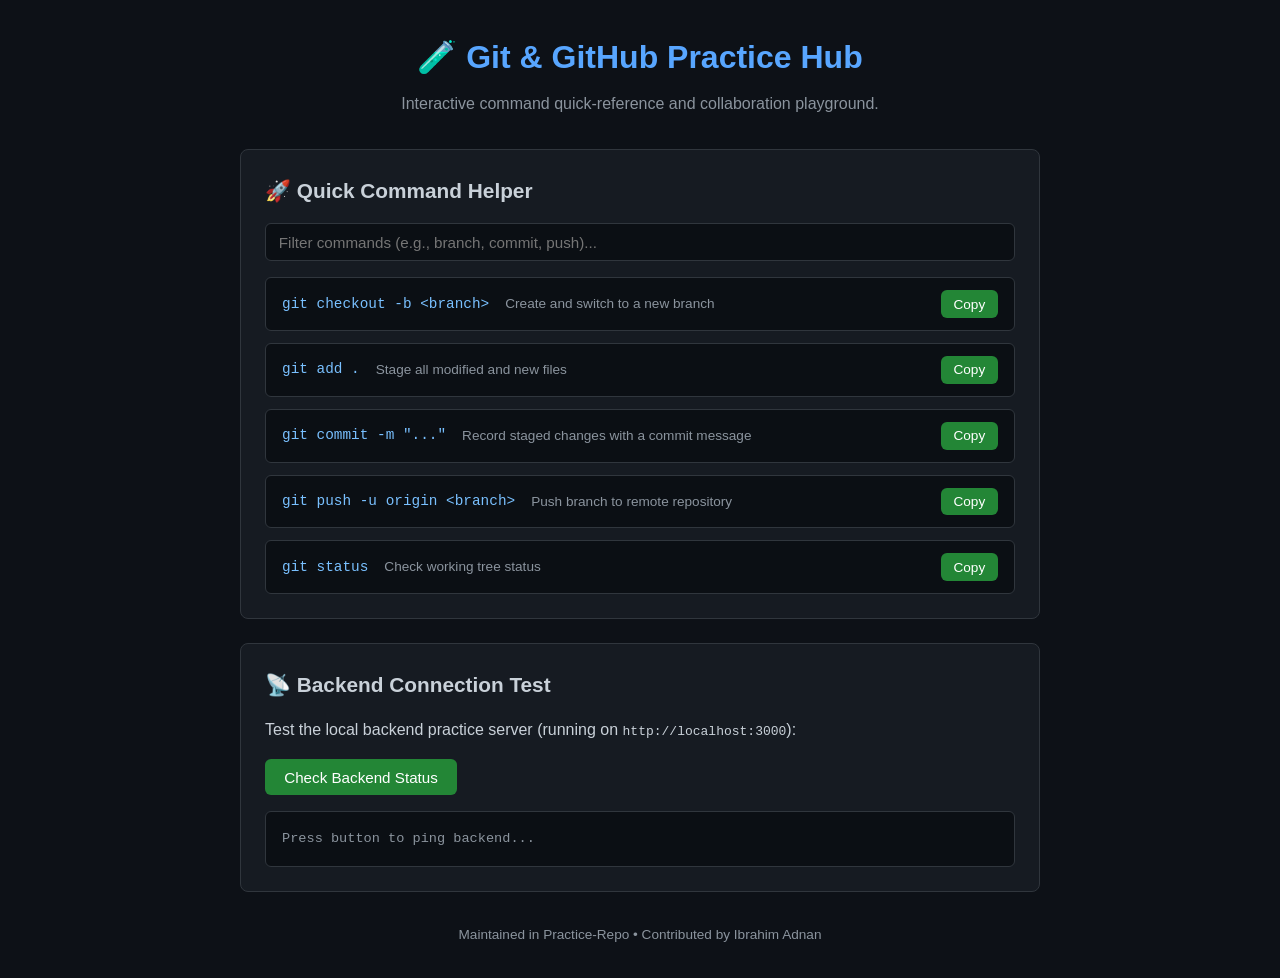
<file: Frontend/index.html>
<!DOCTYPE html>
<html lang="en">
<head>
    <meta charset="UTF-8">
    <meta name="viewport" content="width=device-width, initial-scale=1.0">
    <title>Document</title>
</head>
<body>
    
</body>
</html>
  <meta charset="UTF-8">
  <meta name="viewport" content="width=device-width, initial-scale=1.0">
  <title>Git & GitHub Practice Repo</title>
  <link rel="stylesheet" href="style.css">
</head>
<body>
  <div class="container">
    <header>
      <h1>🧪 Git &amp; GitHub Practice Hub</h1>
      <p>Interactive command quick-reference and collaboration playground.</p>
    </header>

    <main>
      <section class="card">
        <h2>🚀 Quick Command Helper</h2>
        <div class="search-box">
          <input type="text" id="command-search" placeholder="Filter commands (e.g., branch, commit, push)...">
        </div>
        <ul id="command-list" class="command-list">
          <li data-cmd="git checkout -b feature/name">
            <code>git checkout -b &lt;branch&gt;</code>
            <span>Create and switch to a new branch</span>
            <button class="copy-btn">Copy</button>
          </li>
          <li data-cmd="git add .">
            <code>git add .</code>
            <span>Stage all modified and new files</span>
            <button class="copy-btn">Copy</button>
          </li>
          <li data-cmd="git commit -m &quot;feat: description&quot;">
            <code>git commit -m "..."</code>
            <span>Record staged changes with a commit message</span>
            <button class="copy-btn">Copy</button>
          </li>
          <li data-cmd="git push -u origin &lt;branch&gt;">
            <code>git push -u origin &lt;branch&gt;</code>
            <span>Push branch to remote repository</span>
            <button class="copy-btn">Copy</button>
          </li>
          <li data-cmd="git status">
            <code>git status</code>
            <span>Check working tree status</span>
            <button class="copy-btn">Copy</button>
          </li>
        </ul>
      </section>

      <section class="card">
        <h2>📡 Backend Connection Test</h2>
        <p>Test the local backend practice server (running on <code>http://localhost:3000</code>):</p>
        <button id="check-api-btn" class="primary-btn">Check Backend Status</button>
        <pre id="api-output" class="output-box">Press button to ping backend...</pre>
      </section>
    </main>

    <footer>
      <p>Maintained in Practice-Repo &bull; Contributed by Ibrahim Adnan</p>
    </footer>
  </div>

  <script src="app.js"></script>
</body>
</html>
</file>
<file: Frontend/style.css>
:root {
  --bg-color: #0d1117;
  --card-bg: #161b22;
  --border-color: #30363d;
  --text-main: #c9d1d9;
  --text-muted: #8b949e;
  --accent: #238636;
  --accent-hover: #2ea043;
  --code-bg: #0b0f14;
}

* {
  box-sizing: border-box;
  margin: 0;
  padding: 0;
}

body {
  font-family: -apple-system, BlinkMacSystemFont, "Segoe UI", Helvetica, Arial, sans-serif;
  background-color: var(--bg-color);
  color: var(--text-main);
  line-height: 1.6;
  padding: 2rem 1rem;
}

.container {
  max-width: 800px;
  margin: 0 auto;
}

header {
  text-align: center;
  margin-bottom: 2rem;
}

header h1 {
  font-size: 2rem;
  margin-bottom: 0.5rem;
  color: #58a6ff;
}

header p {
  color: var(--text-muted);
}

.card {
  background: var(--card-bg);
  border: 1px solid var(--border-color);
  border-radius: 8px;
  padding: 1.5rem;
  margin-bottom: 1.5rem;
}

.card h2 {
  font-size: 1.3rem;
  margin-bottom: 1rem;
}

.search-box input {
  width: 100%;
  padding: 0.6rem 0.8rem;
  background: var(--code-bg);
  border: 1px solid var(--border-color);
  border-radius: 6px;
  color: var(--text-main);
  font-size: 0.95rem;
  margin-bottom: 1rem;
}

.search-box input:focus {
  outline: none;
  border-color: #58a6ff;
}

.command-list {
  list-style: none;
  display: flex;
  flex-direction: column;
  gap: 0.75rem;
}

.command-list li {
  display: flex;
  align-items: center;
  justify-content: space-between;
  gap: 1rem;
  background: var(--code-bg);
  border: 1px solid var(--border-color);
  padding: 0.75rem 1rem;
  border-radius: 6px;
}

.command-list code {
  color: #79c0ff;
  font-family: ui-monospace, SFMono-Regular, "SF Mono", Menlo, Consolas, monospace;
  font-size: 0.9rem;
}

.command-list span {
  font-size: 0.85rem;
  color: var(--text-muted);
  flex-grow: 1;
}

.copy-btn, .primary-btn {
  background: var(--accent);
  color: #fff;
  border: none;
  padding: 0.4rem 0.8rem;
  border-radius: 6px;
  cursor: pointer;
  font-size: 0.85rem;
  font-weight: 500;
  transition: background 0.2s;
}

.copy-btn:hover, .primary-btn:hover {
  background: var(--accent-hover);
}

.primary-btn {
  padding: 0.6rem 1.2rem;
  font-size: 0.95rem;
  margin: 1rem 0;
}

.output-box {
  background: var(--code-bg);
  border: 1px solid var(--border-color);
  padding: 1rem;
  border-radius: 6px;
  font-family: ui-monospace, SFMono-Regular, "SF Mono", Menlo, Consolas, monospace;
  font-size: 0.85rem;
  color: #8b949e;
  overflow-x: auto;
}

footer {
  text-align: center;
  margin-top: 2rem;
  color: var(--text-muted);
  font-size: 0.85rem;
}
</file>
